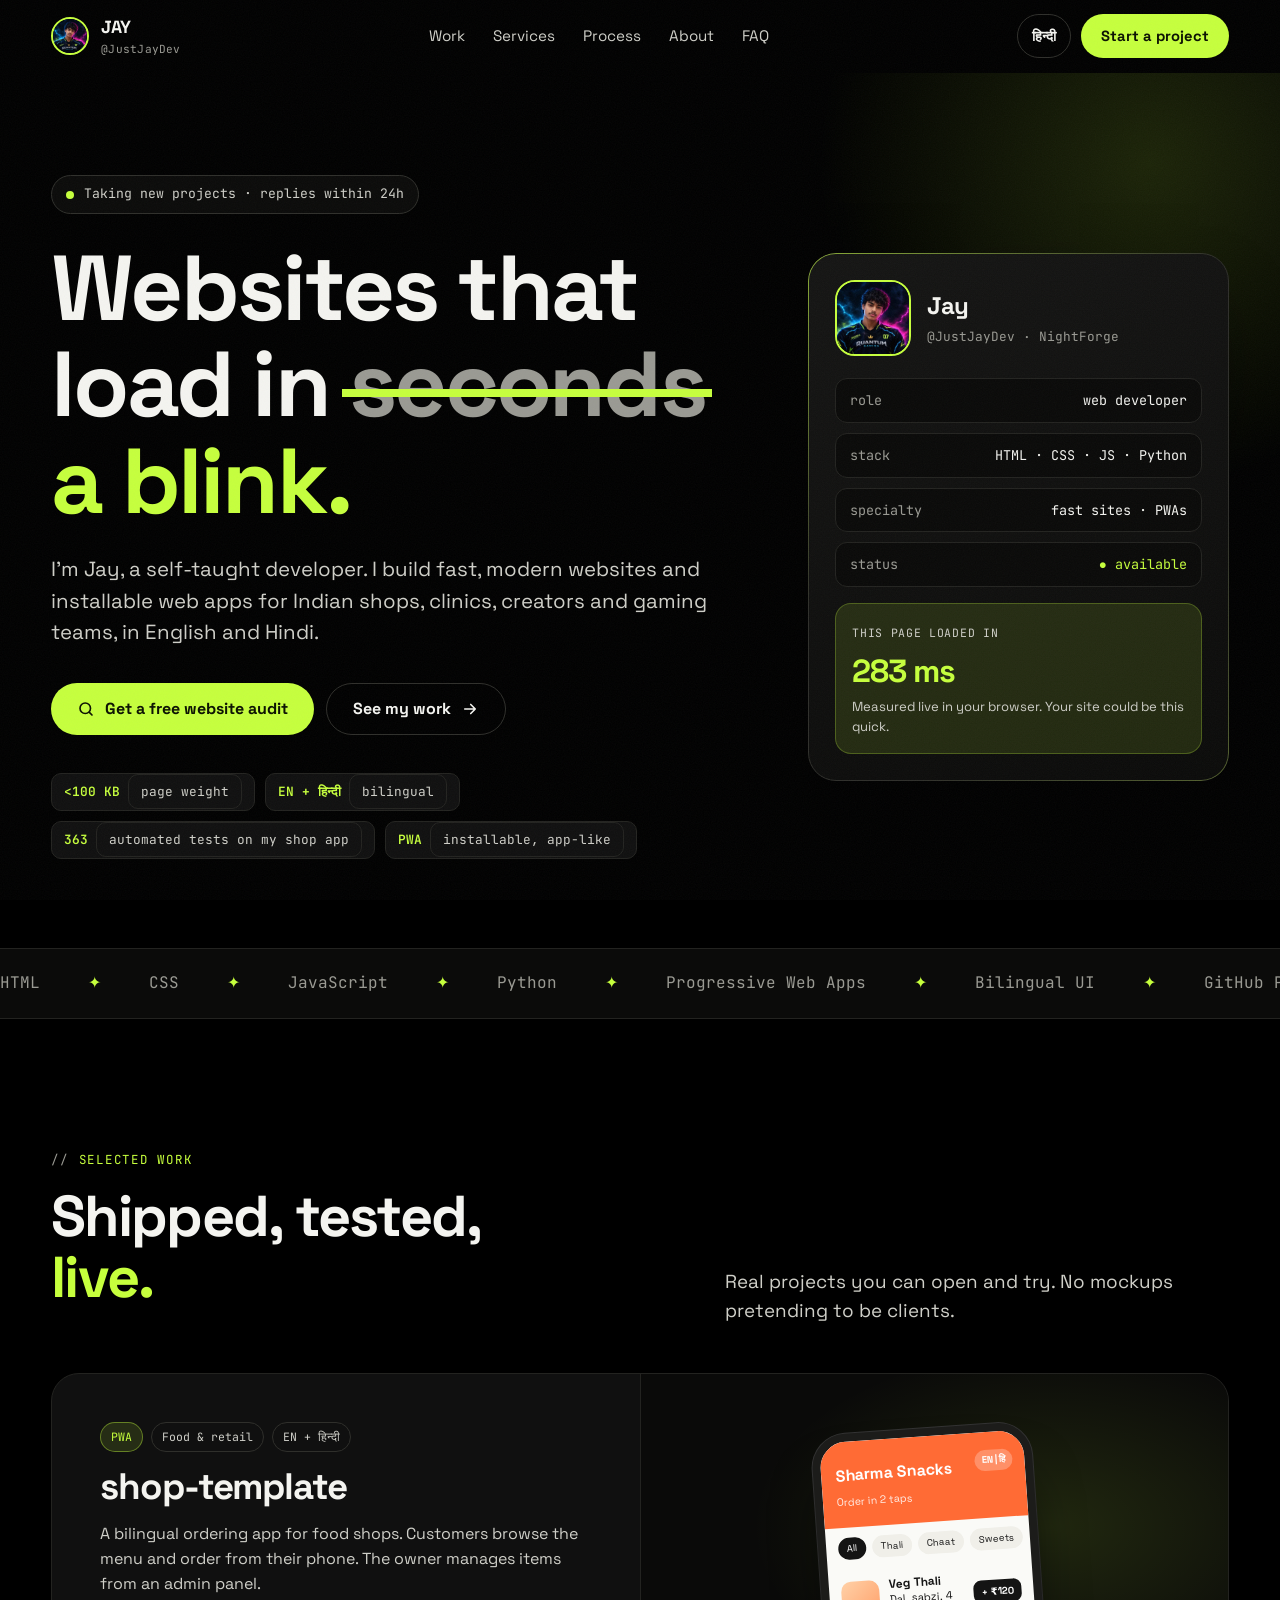
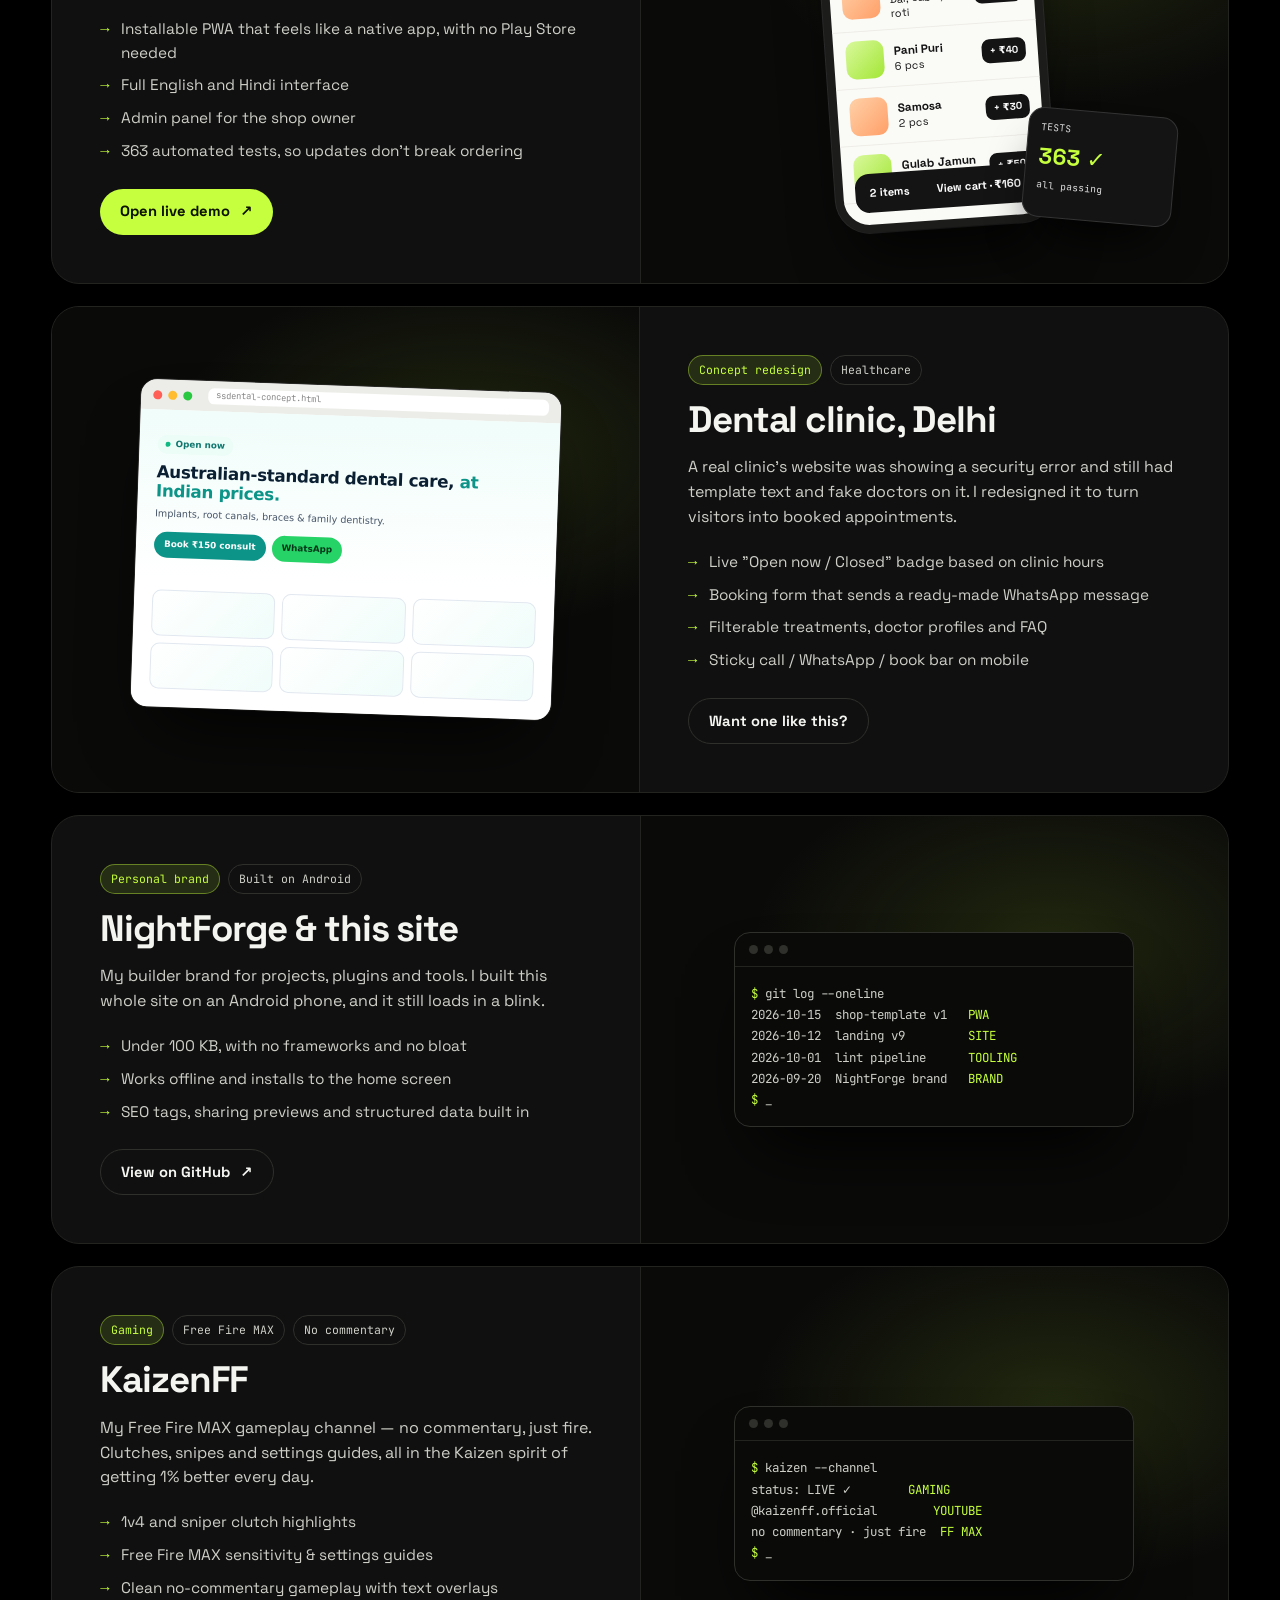
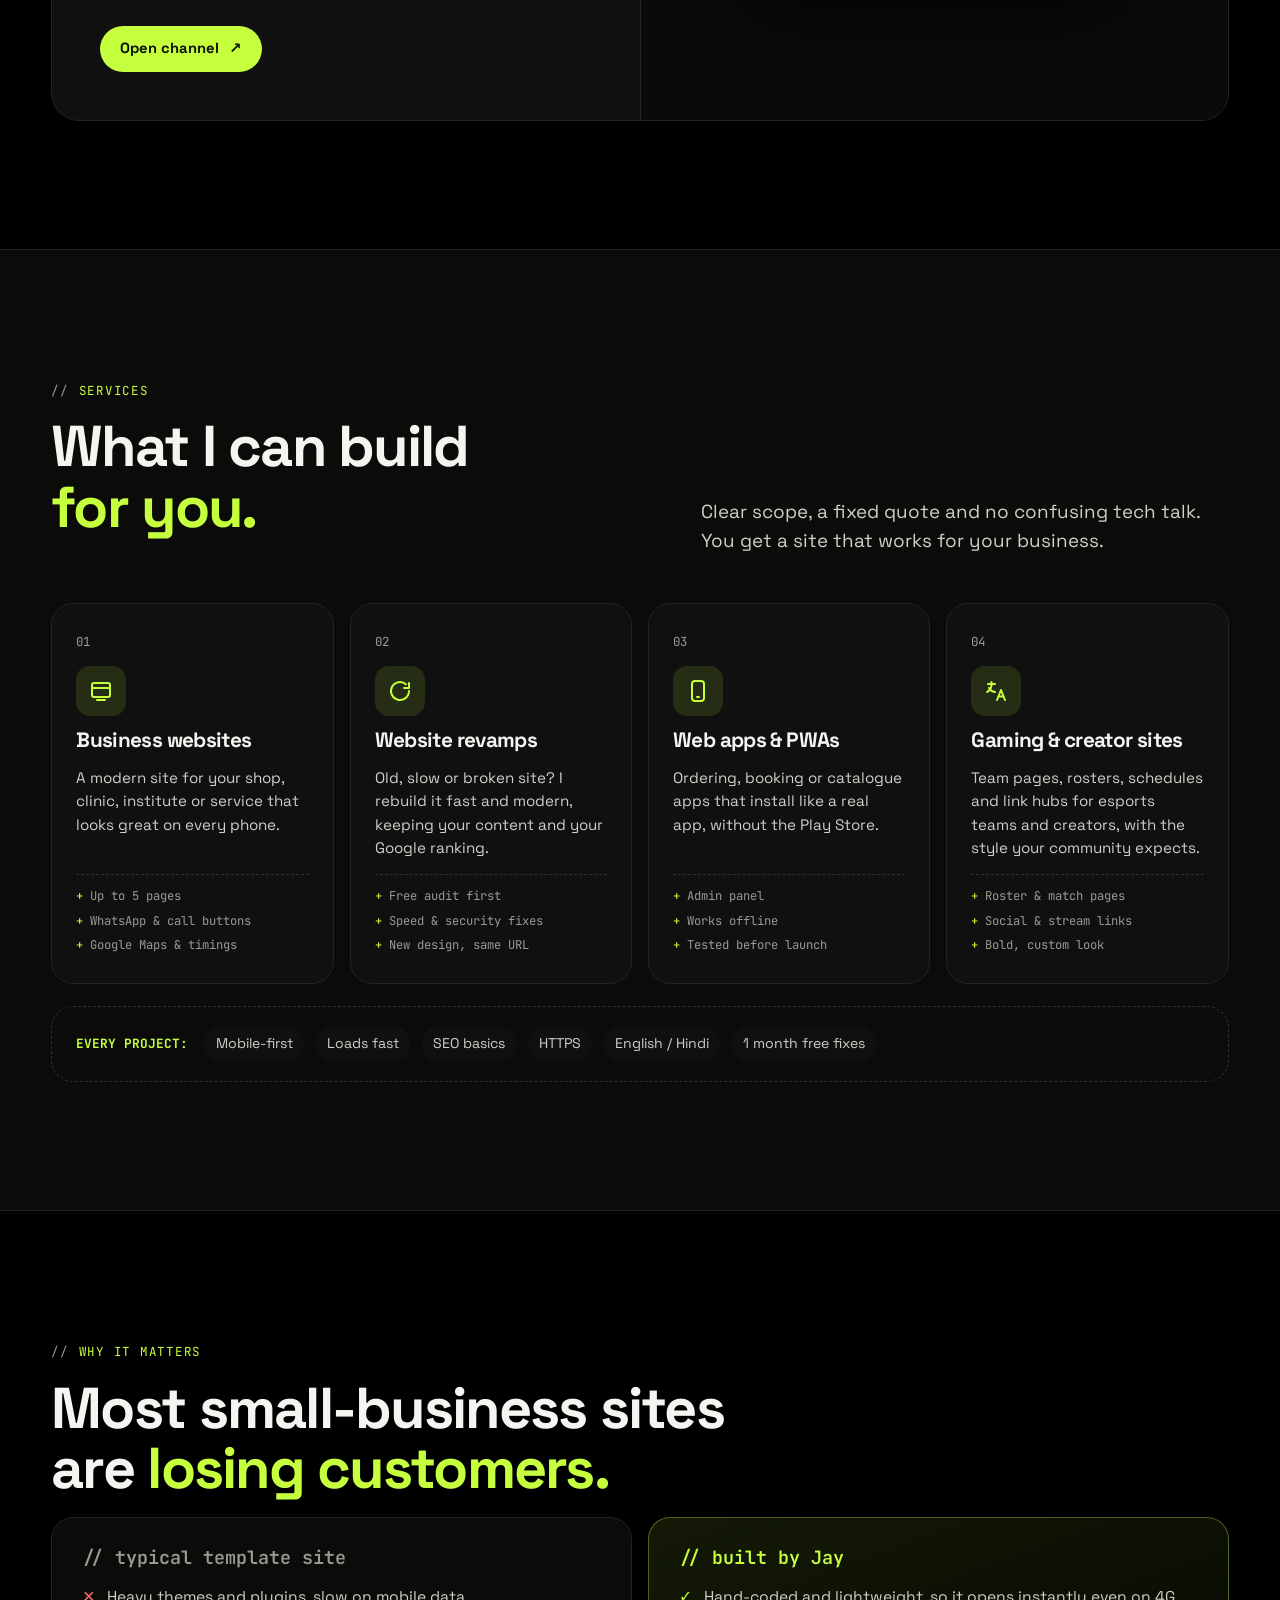
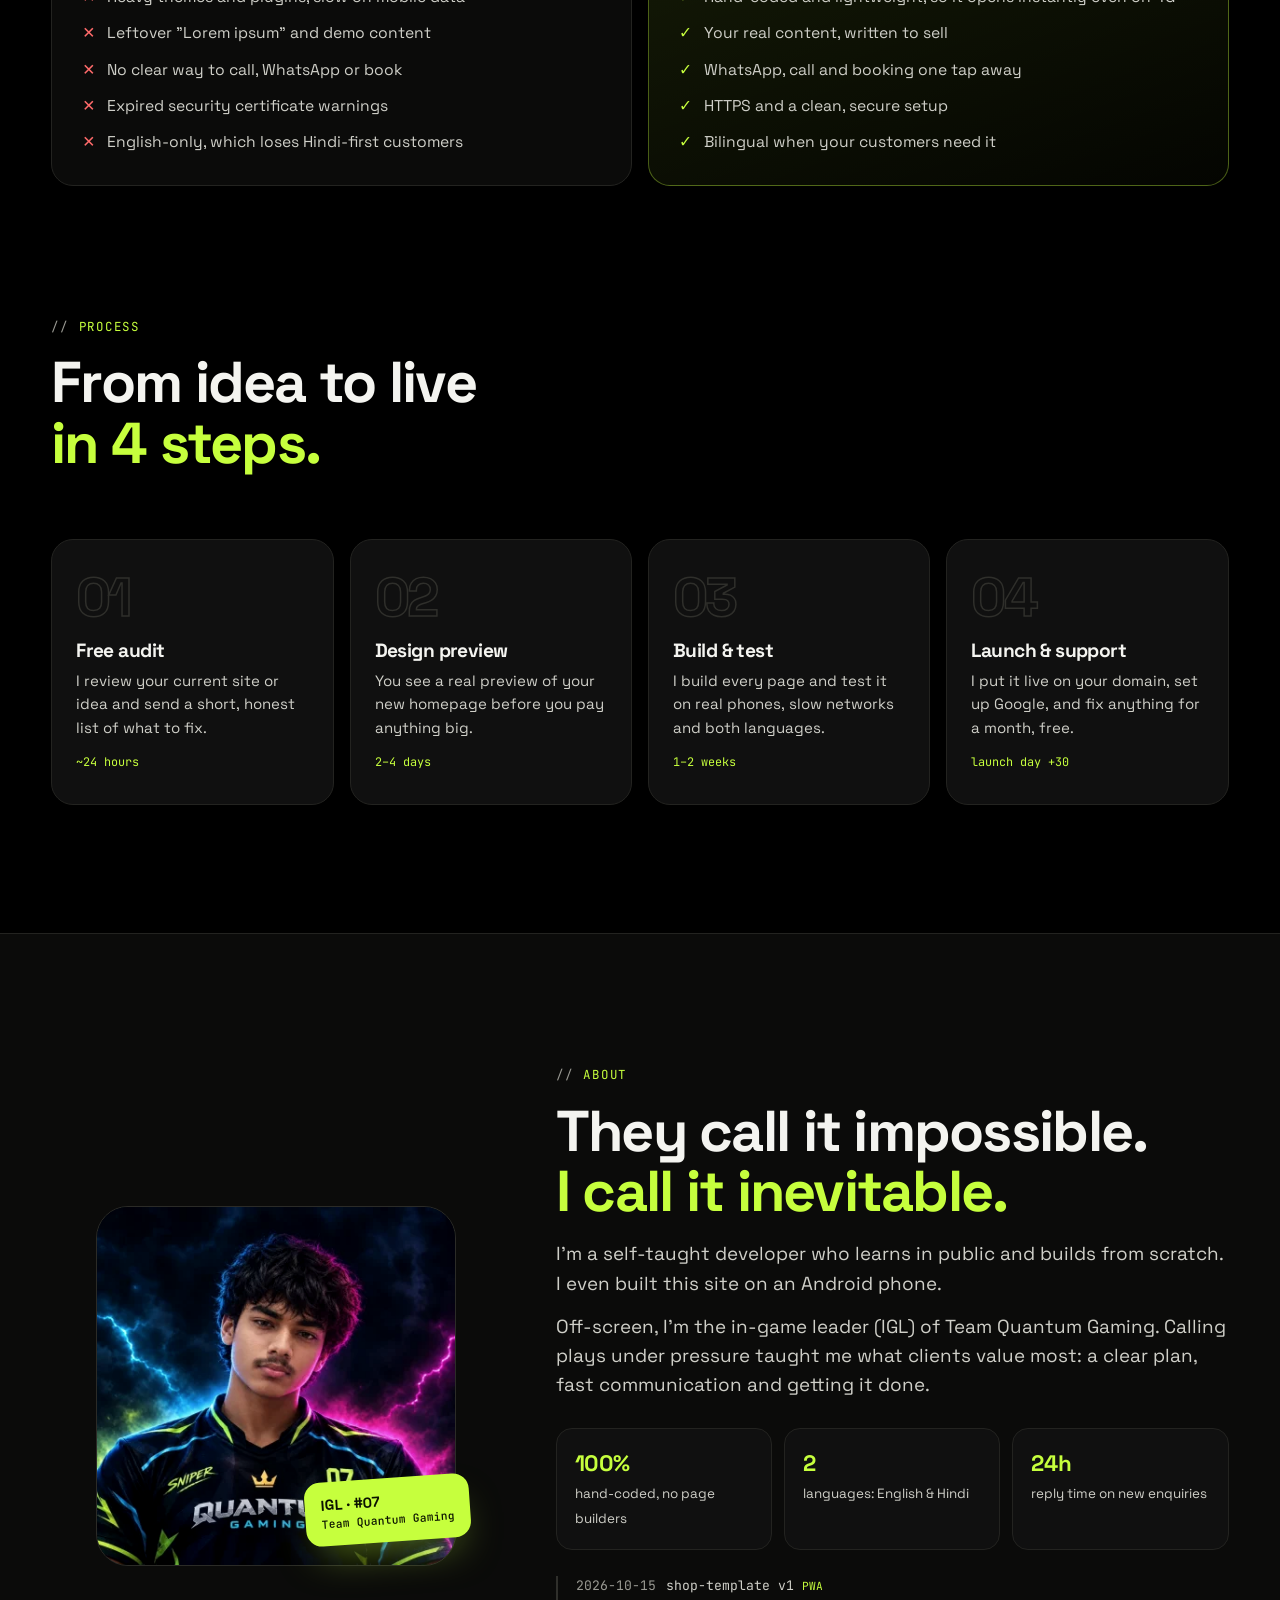
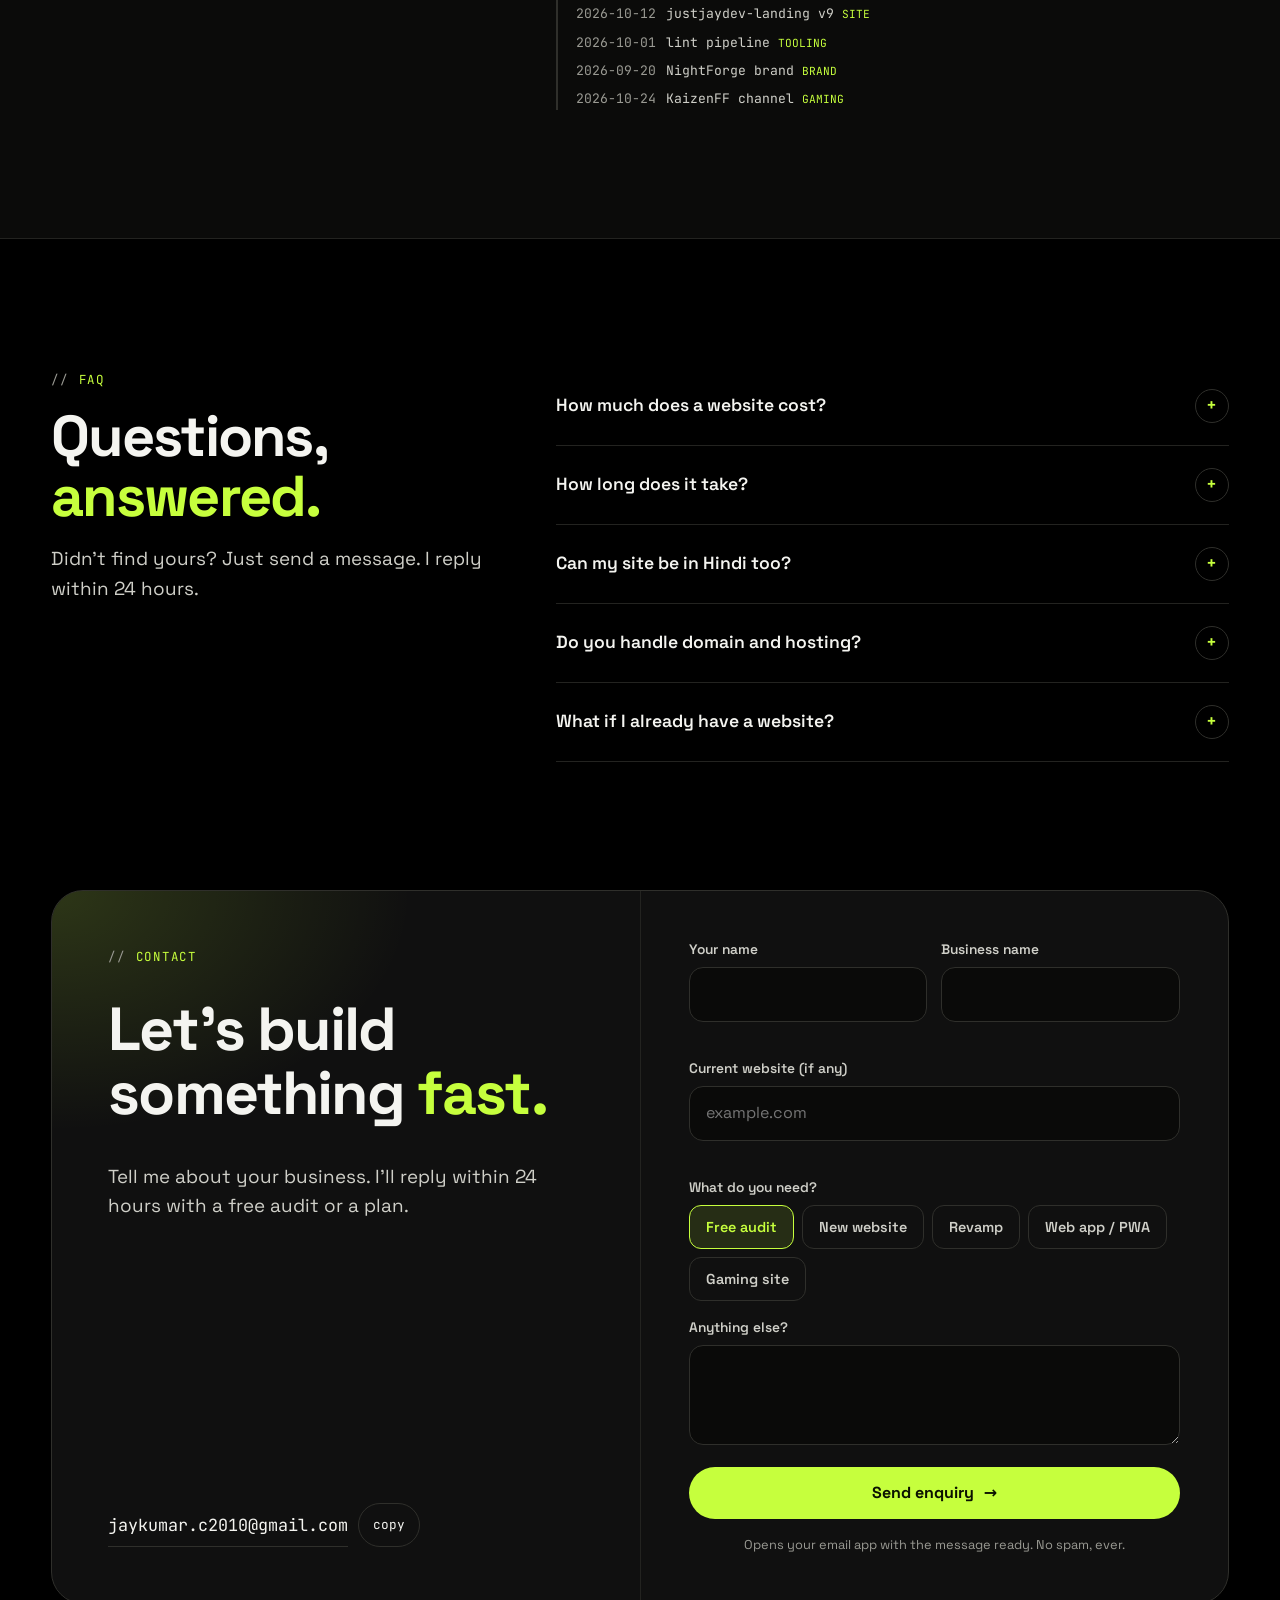
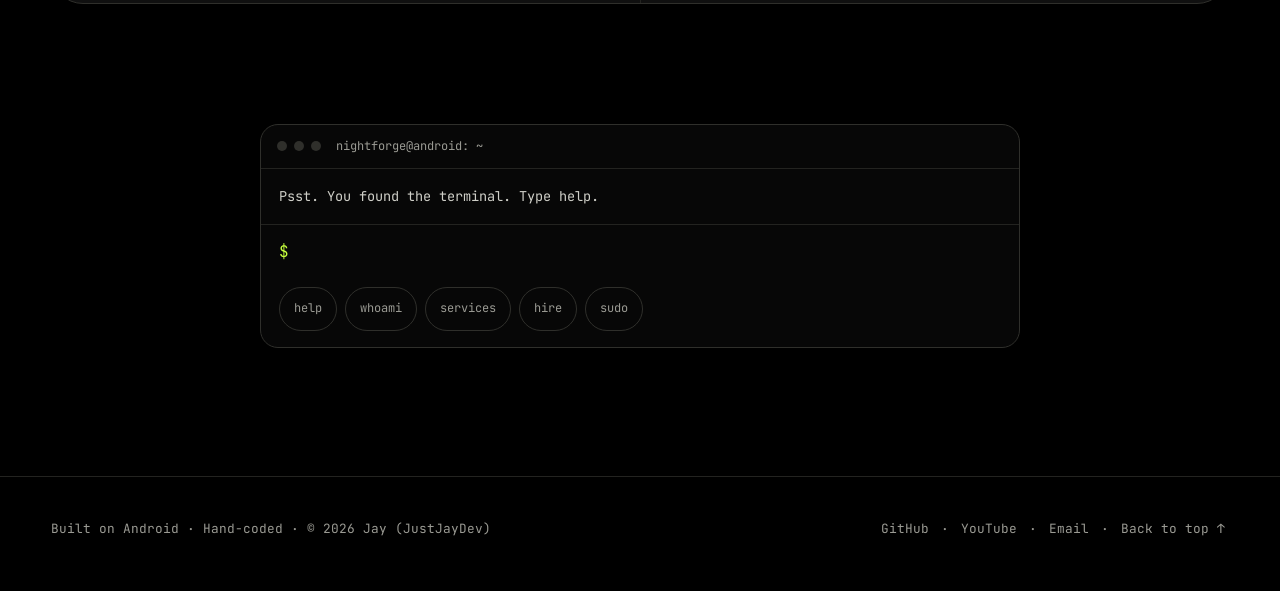
<file: index.html>
<!DOCTYPE html>
<html lang="en">
<head>
<meta charset="utf-8">
<meta name="viewport" content="width=device-width, initial-scale=1, viewport-fit=cover">
<title>JustJayDev · Fast websites, PWAs for Indian businesses</title>
<meta name="description" content="JustJayDev builds fast, modern websites, revamps and installable PWAs for Indian shops, clinics and creators — in English and Hindi. Free audit.">
<meta name="theme-color" content="#000000">
<meta name="color-scheme" content="dark">
<meta name="author" content="Jay (JustJayDev)">
<link rel="canonical" href="https://nightforgeio.github.io/justjaydev-landing/">
<meta name="google-site-verification" content="yxH_HOX5ByYovZ9krFg23hR9YTv7EMusiC01OondrV4">

<meta property="og:type" content="website">
<meta property="og:locale" content="en_IN">
<meta property="og:locale:alternate" content="hi_IN">
<meta property="og:site_name" content="Jay (JustJayDev)">
<meta property="og:title" content="Jay (JustJayDev) · Fast, modern websites">
<meta property="og:description" content="Websites, revamps and web apps for Indian businesses. Free website audit.">
<meta property="og:url" content="https://nightforgeio.github.io/justjaydev-landing/">
<meta property="og:image" content="https://nightforgeio.github.io/justjaydev-landing/assets/share.jpg">
<meta property="og:image:width" content="1200">
<meta property="og:image:height" content="630">
<meta property="og:image:alt" content="Jay (JustJayDev) — fast, modern websites">
<meta name="twitter:card" content="summary_large_image">
<meta name="twitter:title" content="Jay (JustJayDev) · Fast, modern websites">
<meta name="twitter:description" content="Websites, revamps and web apps for Indian businesses. Free website audit.">
<meta name="twitter:image" content="https://nightforgeio.github.io/justjaydev-landing/assets/share.jpg">

<link rel="icon" type="image/png" sizes="32x32" href="assets/icon-32.png">
<link rel="icon" type="image/png" sizes="512x512" href="assets/icon-512.png">
<link rel="apple-touch-icon" sizes="180x180" href="assets/apple-touch-icon.png">
<meta name="mobile-web-app-capable" content="yes">
<meta name="apple-mobile-web-app-capable" content="yes">
<meta name="apple-mobile-web-app-status-bar-style" content="black-translucent">
<meta name="apple-mobile-web-app-title" content="JustJayDev">
<link rel="manifest" href="manifest.json">

<script type="application/ld+json">{"@context":"https://schema.org","@type":"Person","name":"Jay","alternateName":"JustJayDev","url":"https://nightforgeio.github.io/justjaydev-landing/","jobTitle":"Web Developer","email":"jaykumar.c2010@gmail.com","knowsAbout":["Web development","Progressive Web Apps","JavaScript","Python","SEO"],"knowsLanguage":["en","hi"],"sameAs":["https://github.com/nightforgeio","https://www.youtube.com/@kaizenff.official"],"description":"Self-taught developer building fast, modern websites and installable web apps for Indian businesses, in English and Hindi. Free website audit."}</script>

<script>document.documentElement.classList.add('js');</script>
<link rel="preload" as="font" type="font/woff2" href="fonts/space-grotesk-var.woff2" crossorigin>
<link rel="preload" as="font" type="font/woff2" href="fonts/jetbrains-mono-var.woff2" crossorigin>
<link rel="preload" as="image" href="assets/jay.webp">
<link rel="stylesheet" href="css/style.css">
<noscript><style>.rv{opacity:1!important;transform:none!important}</style></noscript>
</head>
<body>


<a class="skip" href="#work" data-i18n="skip">Skip to my work</a>
<div class="grain" aria-hidden="true"></div>
<div class="progress" id="progress" aria-hidden="true"></div>

<header class="nav" id="nav">
  <div class="wrap nav-in">
    <a class="logo" href="#top" aria-label="Jay, JustJayDev, home">
      <img src="assets/jay.webp" alt="" width="38" height="38">
      <span>JAY<small>@JustJayDev</small></span>
    </a>
    <nav class="links" aria-label="Main">
      <a href="#work" data-i18n="nWork">Work</a>
      <a href="#services" data-i18n="nServices">Services</a>
      <a href="#process" data-i18n="nProcess">Process</a>
      <a href="#about" data-i18n="nAbout">About</a>
      <a href="#faq" data-i18n="nFaq">FAQ</a>
    </nav>
    <div class="nav-r">
      <button class="lang" id="langBtn" type="button" aria-label="Switch language to Hindi">हिन्दी</button>
      <a class="btn btn-accent" href="#contact" data-i18n="ctaStart">Start a project</a>
      <button class="burger" id="burger" type="button" aria-label="Open menu" aria-expanded="false" aria-controls="mmenu"><span></span><span></span><span></span></button>
    </div>
  </div>
  <div class="mmenu" id="mmenu">
    <a href="#work" data-i18n="nWork">Work</a>
    <a href="#services" data-i18n="nServices">Services</a>
    <a href="#process" data-i18n="nProcess">Process</a>
    <a href="#about" data-i18n="nAbout">About</a>
    <a href="#faq" data-i18n="nFaq">FAQ</a>
    <a href="#contact" style="color:var(--accent)" data-i18n="ctaStartArrow">Start a project →</a>
  </div>
</header>

<main id="top">

<!-- HERO -->
<section class="hero">
  <div class="wrap hero-g">
    <div>
      <span class="avail rv"><i></i><span data-i18n="avail">Taking new projects · replies within 24h</span></span>
      <h1 class="rv hero-h" data-i18n-html="heroH">Websites that load in <span class="strike">seconds</span> <span class="hl">a blink.</span></h1>
      <p class="lead rv" data-i18n="heroP">I'm Jay, a self-taught developer. I build fast, modern websites and installable web apps for Indian shops, clinics, creators and gaming teams, in English and Hindi.</p>
      <div class="hero-cta rv">
        <a class="btn btn-accent" href="#contact"><svg viewBox="0 0 24 24" fill="none" stroke="currentColor" stroke-width="2.2" stroke-linecap="round" stroke-linejoin="round"><circle cx="11" cy="11" r="7"/><path d="m20 20-3.5-3.5"/></svg><span data-i18n="ctaAudit">Get a free website audit</span></a>
        <a class="btn btn-line" href="#work"><span data-i18n="ctaWork">See my work</span><svg viewBox="0 0 24 24" fill="none" stroke="currentColor" stroke-width="2.2" stroke-linecap="round" stroke-linejoin="round"><path d="M5 12h14M13 6l6 6-6 6"/></svg></a>
      </div>
      <div class="proof rv">
        <span><b>&lt;100 KB</b> <span data-i18n="pr1">page weight</span></span>
        <span><b>EN + हिन्दी</b> <span data-i18n="pr2">bilingual</span></span>
        <span><b>363</b> <span data-i18n="pr3">automated tests on my shop app</span></span>
        <span><b>PWA</b> <span data-i18n="pr4">installable, app-like</span></span>
      </div>
    </div>

    <aside class="idcard rv" aria-label="Quick facts about Jay">
      <div class="id-top">
        <img src="assets/jay.webp" alt="Jay (JustJayDev)" width="76" height="76">
        <div><b>Jay</b><span>@JustJayDev · NightForge</span></div>
      </div>
      <dl class="id-rows">
        <div><dt data-i18n="idRole">role</dt><dd data-i18n="idRoleV">web developer</dd></div>
        <div><dt data-i18n="idStack">stack</dt><dd>HTML · CSS · JS · Python</dd></div>
        <div><dt data-i18n="idSpec">specialty</dt><dd data-i18n="idSpecV">fast sites · PWAs</dd></div>
        <div><dt data-i18n="idStatus">status</dt><dd class="acc" data-i18n="idStatusV">● available</dd></div>
      </dl>
      <div class="speed" id="speedBox">
        <small data-i18n="spLbl">This page loaded in</small>
        <b id="speedVal">fast</b>
        <p data-i18n="spNote">Measured live in your browser. Your site could be this quick.</p>
      </div>
    </aside>
  </div>
</section>

<div class="marq" aria-hidden="true">
  <div class="marq-t">
    <span>HTML</span><span>CSS</span><span>JavaScript</span><span>Python</span><span>Progressive Web Apps</span><span>Bilingual UI</span><span>GitHub Pages</span><span>Shell automation</span><span>Git</span><span>Automated testing</span>
    <span>HTML</span><span>CSS</span><span>JavaScript</span><span>Python</span><span>Progressive Web Apps</span><span>Bilingual UI</span><span>GitHub Pages</span><span>Shell automation</span><span>Git</span><span>Automated testing</span>
  </div>
</div>

<!-- WORK -->
<section id="work">
  <div class="wrap">
    <div class="head">
      <div>
        <span class="kicker rv" data-i18n="kWork">Selected work</span>
        <h2 class="rv" data-i18n-html="workH">Shipped, tested,<br><span class="hl">live.</span></h2>
      </div>
      <p class="lead rv" style="max-width:42ch" data-i18n="workP">Real projects you can open and try. No mockups pretending to be clients.</p>
    </div>

    <div class="work">
      <article class="case rv">
        <div class="case-txt">
          <div class="case-meta"><span class="tag acc">PWA</span><span class="tag" data-i18n="tFood">Food &amp; retail</span><span class="tag">EN + हिन्दी</span></div>
          <h3>shop-template</h3>
          <p data-i18n="c1P">A bilingual ordering app for food shops. Customers browse the menu and order from their phone. The owner manages items from an admin panel.</p>
          <ul>
            <li data-i18n="c1a">Installable PWA that feels like a native app, with no Play Store needed</li>
            <li data-i18n="c1b">Full English and Hindi interface</li>
            <li data-i18n="c1c">Admin panel for the shop owner</li>
            <li data-i18n="c1d">363 automated tests, so updates don't break ordering</li>
          </ul>
          <div class="btns">
            <a class="btn btn-accent" href="https://nightforgeio.github.io/shop-template/" target="_blank" rel="noopener"><span data-i18n="live">Open live demo</span> ↗</a>
          </div>
        </div>
        <div class="case-vis" aria-hidden="true">
          <div class="phone">
            <div class="ph-top"><b>Sharma Snacks</b><small>Order in 2 taps</small><span class="ph-lang">EN | हि</span></div>
            <div class="ph-cats"><span class="on">All</span><span>Thali</span><span>Chaat</span><span>Sweets</span></div>
            <div class="item"><i></i><div><b>Veg Thali</b>Dal, sabzi, 4 roti</div><em>+ ₹120</em></div>
            <div class="item"><i></i><div><b>Pani Puri</b>6 pcs</div><em>+ ₹40</em></div>
            <div class="item"><i></i><div><b>Samosa</b>2 pcs</div><em>+ ₹30</em></div>
            <div class="item"><i></i><div><b>Gulab Jamun</b>2 pcs</div><em>+ ₹50</em></div>
            <div class="ph-cart"><span>2 items</span><span>View cart · ₹160</span></div>
          </div>
          <div class="phone2">TESTS<b>363 ✓</b>all passing</div>
        </div>
      </article>

      <article class="case rev rv">
        <div class="case-txt">
          <div class="case-meta"><span class="tag acc" data-i18n="tConcept">Concept redesign</span><span class="tag" data-i18n="tHealth">Healthcare</span></div>
          <h3 data-i18n="c2H">Dental clinic, Delhi</h3>
          <p data-i18n="c2P">A real clinic's website was showing a security error and still had template text and fake doctors on it. I redesigned it to turn visitors into booked appointments.</p>
          <ul>
            <li data-i18n="c2a">Live "Open now / Closed" badge based on clinic hours</li>
            <li data-i18n="c2b">Booking form that sends a ready-made WhatsApp message</li>
            <li data-i18n="c2c">Filterable treatments, doctor profiles and FAQ</li>
            <li data-i18n="c2d">Sticky call / WhatsApp / book bar on mobile</li>
          </ul>
          <div class="btns"><a class="btn btn-line" href="#contact" data-i18n="c2Btn">Want one like this?</a></div>
        </div>
        <div class="case-vis" aria-hidden="true">
          <div class="browser">
            <div class="bar"><i></i><i></i><i></i><span>ssdental-concept.html</span></div>
            <div class="b-hero"><span class="b-chip">Open now</span><b>Australian-standard dental care, <em>at Indian prices.</em></b><p>Implants, root canals, braces &amp; family dentistry.</p><div class="b-btns"><span>Book ₹150 consult</span><span>WhatsApp</span></div></div>
            <div class="b-grid"><div></div><div></div><div></div><div></div><div></div><div></div></div>
          </div>
        </div>
      </article>

      <article class="case rv">
        <div class="case-txt">
          <div class="case-meta"><span class="tag acc" data-i18n="tBrand">Personal brand</span><span class="tag" data-i18n="tAndroid">Built on Android</span></div>
          <h3>NightForge &amp; this site</h3>
          <p data-i18n="c3P">My builder brand for projects, plugins and tools. I built this whole site on an Android phone, and it still loads in a blink.</p>
          <ul>
            <li data-i18n="c3a">Under 100 KB, with no frameworks and no bloat</li>
            <li data-i18n="c3b">Works offline and installs to the home screen</li>
            <li data-i18n="c3c">SEO tags, sharing previews and structured data built in</li>
          </ul>
          <div class="btns"><a class="btn btn-line" href="https://github.com/nightforgeio" target="_blank" rel="noopener"><span data-i18n="gh">View on GitHub</span> ↗</a></div>
        </div>
        <div class="case-vis" aria-hidden="true">
          <div class="tmock"><div class="bar"><i></i><i></i><i></i></div><pre><span class="g">$</span> git log --oneline
2026-10-15  shop-template v1   <span class="g">PWA</span>
2026-10-12  landing v9         <span class="g">SITE</span>
2026-10-01  lint pipeline      <span class="g">TOOLING</span>
2026-09-20  NightForge brand   <span class="g">BRAND</span>
<span class="g">$</span> _</pre></div>
        </div>
      </article>
      <article class="case rv">
        <div class="case-txt">
          <div class="case-meta"><span class="tag acc" data-i18n="tGame">Gaming</span><span class="tag" data-i18n="tFF">Free Fire MAX</span><span class="tag" data-i18n="tNoVoice">No commentary</span></div>
          <h3>KaizenFF</h3>
          <p data-i18n="c4P">My Free Fire MAX gameplay channel — no commentary, just fire. Clutches, snipes and settings guides, all in the Kaizen spirit of getting 1% better every day.</p>
          <ul>
            <li data-i18n="c4a">1v4 and sniper clutch highlights</li>
            <li data-i18n="c4b">Free Fire MAX sensitivity &amp; settings guides</li>
            <li data-i18n="c4c">Clean no-commentary gameplay with text overlays</li>
          </ul>
          <div class="btns"><a class="btn btn-accent" href="https://www.youtube.com/@kaizenff.official" target="_blank" rel="noopener"><span data-i18n="c4Btn">Open channel</span> ↗</a></div>
        </div>
        <div class="case-vis" aria-hidden="true">
          <div class="tmock"><div class="bar"><i></i><i></i><i></i></div><pre><span class="g">$</span> kaizen --channel
status: LIVE ✓        <span class="g">GAMING</span>
@kaizenff.official        <span class="g">YOUTUBE</span>
no commentary · just fire  <span class="g">FF MAX</span>
<span class="g">$</span> _</pre></div>
        </div>
      </article>
    </div>
  </div>
</section>

<!-- SERVICES -->
<section id="services" style="background:var(--bg-2);border-block:1px solid var(--line)">
  <div class="wrap">
    <div class="head">
      <div>
        <span class="kicker rv" data-i18n="kSvc">Services</span>
        <h2 class="rv" data-i18n-html="svcH">What I can build<br><span class="hl">for you.</span></h2>
      </div>
      <p class="lead rv" style="max-width:44ch" data-i18n="svcP">Clear scope, a fixed quote and no confusing tech talk. You get a site that works for your business.</p>
    </div>
    <div class="svc-g">
      <article class="svc rv"><span class="n">01</span><div class="ic"><svg viewBox="0 0 24 24" fill="none" stroke="currentColor" stroke-width="2" stroke-linecap="round" stroke-linejoin="round"><rect x="3" y="4" width="18" height="14" rx="2"/><path d="M3 9h18M8 21h8"/></svg></div><h3 data-i18n="s1H">Business websites</h3><p data-i18n="s1P">A modern site for your shop, clinic, institute or service that looks great on every phone.</p><ul><li data-i18n="s1a">Up to 5 pages</li><li data-i18n="s1b">WhatsApp &amp; call buttons</li><li data-i18n="s1c">Google Maps &amp; timings</li></ul></article>
      <article class="svc rv"><span class="n">02</span><div class="ic"><svg viewBox="0 0 24 24" fill="none" stroke="currentColor" stroke-width="2" stroke-linecap="round" stroke-linejoin="round"><path d="M21 12a9 9 0 1 1-3-6.7"/><path d="M21 4v5h-5"/></svg></div><h3 data-i18n="s2H">Website revamps</h3><p data-i18n="s2P">Old, slow or broken site? I rebuild it fast and modern, keeping your content and your Google ranking.</p><ul><li data-i18n="s2a">Free audit first</li><li data-i18n="s2b">Speed &amp; security fixes</li><li data-i18n="s2c">New design, same URL</li></ul></article>
      <article class="svc rv"><span class="n">03</span><div class="ic"><svg viewBox="0 0 24 24" fill="none" stroke="currentColor" stroke-width="2" stroke-linecap="round" stroke-linejoin="round"><rect x="6" y="2" width="12" height="20" rx="3"/><path d="M11 18h2"/></svg></div><h3 data-i18n="s3H">Web apps &amp; PWAs</h3><p data-i18n="s3P">Ordering, booking or catalogue apps that install like a real app, without the Play Store.</p><ul><li data-i18n="s3a">Admin panel</li><li data-i18n="s3b">Works offline</li><li data-i18n="s3c">Tested before launch</li></ul></article>
      <article class="svc rv"><span class="n">04</span><div class="ic"><svg viewBox="0 0 24 24" fill="none" stroke="currentColor" stroke-width="2" stroke-linecap="round" stroke-linejoin="round"><path d="M4 5h7M7.5 3v2c0 4-2 7-4.5 8"/><path d="M5 9c1 2 3 3.5 6 4"/><path d="M13 21l4-10 4 10M14.5 17.5h5"/></svg></div><h3 data-i18n="s4H">Gaming &amp; creator sites</h3><p data-i18n="s4P">Team pages, rosters, schedules and link hubs for esports teams and creators, with the style your community expects.</p><ul><li data-i18n="s4a">Roster &amp; match pages</li><li data-i18n="s4b">Social &amp; stream links</li><li data-i18n="s4c">Bold, custom look</li></ul></article>
    </div>
    <div class="incl rv"><b data-i18n="inclLbl">EVERY PROJECT:</b><span data-i18n="i1">Mobile-first</span><span data-i18n="i2">Loads fast</span><span data-i18n="i3">SEO basics</span><span data-i18n="i4">HTTPS</span><span data-i18n="i5">English / Hindi</span><span data-i18n="i6">1 month free fixes</span></div>
  </div>
</section>

<!-- COMPARE -->
<section id="why">
  <div class="wrap">
    <span class="kicker rv" data-i18n="kWhy">Why it matters</span>
    <h2 class="rv" data-i18n-html="whyH">Most small-business sites<br>are <span class="hl">losing customers.</span></h2>
    <div class="cmp">
      <div class="cmp-col bad rv"><h3 data-i18n="badH">// typical template site</h3><ul>
        <li data-i18n="b1">Heavy themes and plugins, slow on mobile data</li>
        <li data-i18n="b2">Leftover "Lorem ipsum" and demo content</li>
        <li data-i18n="b3">No clear way to call, WhatsApp or book</li>
        <li data-i18n="b4">Expired security certificate warnings</li>
        <li data-i18n="b5">English-only, which loses Hindi-first customers</li></ul></div>
      <div class="cmp-col good rv"><h3 data-i18n="goodH">// built by Jay</h3><ul>
        <li data-i18n="g1">Hand-coded and lightweight, so it opens instantly even on 4G</li>
        <li data-i18n="g2">Your real content, written to sell</li>
        <li data-i18n="g3">WhatsApp, call and booking one tap away</li>
        <li data-i18n="g4">HTTPS and a clean, secure setup</li>
        <li data-i18n="g5">Bilingual when your customers need it</li></ul></div>
    </div>
  </div>
</section>

<!-- PROCESS -->
<section id="process" style="padding-top:0">
  <div class="wrap">
    <div class="head">
      <div>
        <span class="kicker rv" data-i18n="kProc">Process</span>
        <h2 class="rv" data-i18n-html="procH">From idea to live<br><span class="hl">in 4 steps.</span></h2>
      </div>
    </div>
    <div class="steps">
      <div class="step rv"><div class="num">01</div><h3 data-i18n="p1H">Free audit</h3><p data-i18n="p1P">I review your current site or idea and send a short, honest list of what to fix.</p><span class="time" data-i18n="p1T">~24 hours</span></div>
      <div class="step rv"><div class="num">02</div><h3 data-i18n="p2H">Design preview</h3><p data-i18n="p2P">You see a real preview of your new homepage before you pay anything big.</p><span class="time" data-i18n="p2T">2–4 days</span></div>
      <div class="step rv"><div class="num">03</div><h3 data-i18n="p3H">Build &amp; test</h3><p data-i18n="p3P">I build every page and test it on real phones, slow networks and both languages.</p><span class="time" data-i18n="p3T">1–2 weeks</span></div>
      <div class="step rv"><div class="num">04</div><h3 data-i18n="p4H">Launch &amp; support</h3><p data-i18n="p4P">I put it live on your domain, set up Google, and fix anything for a month, free.</p><span class="time" data-i18n="p4T">launch day +30</span></div>
    </div>
  </div>
</section>

<!-- ABOUT -->
<section id="about" style="background:var(--bg-2);border-block:1px solid var(--line)">
  <div class="wrap about-g">
    <div class="about-ph rv">
      <img src="assets/jay.webp" alt="Portrait of Jay" width="360" height="360" loading="lazy">
      <div class="badge">IGL · #07<small>Team Quantum Gaming</small></div>
    </div>
    <div>
      <span class="kicker rv" data-i18n="kAbout">About</span>
      <h2 class="rv" data-i18n-html="aboutH">They call it impossible.<br><span class="hl">I call it inevitable.</span></h2>
      <p class="lead rv" data-i18n="aboutP1">I'm a self-taught developer who learns in public and builds from scratch. I even built this site on an Android phone.</p>
      <p class="lead rv" style="margin-top:14px" data-i18n="aboutP2">Off-screen, I'm the in-game leader (IGL) of Team Quantum Gaming. Calling plays under pressure taught me what clients value most: a clear plan, fast communication and getting it done.</p>
      <div class="facts rv">
        <div class="fact"><b>100%</b><span data-i18n="f1">hand-coded, no page builders</span></div>
        <div class="fact"><b>2</b><span data-i18n="f2">languages: English &amp; Hindi</span></div>
        <div class="fact"><b>24h</b><span data-i18n="f3">reply time on new enquiries</span></div>
      </div>
      <div class="log rv" aria-label="Ship log">
        <div><span>2026-10-15</span>shop-template v1<em>PWA</em></div>
        <div><span>2026-10-12</span>justjaydev-landing v9<em>SITE</em></div>
        <div><span>2026-10-01</span>lint pipeline<em>TOOLING</em></div>
        <div><span>2026-09-20</span>NightForge brand<em>BRAND</em></div>
        <div><span>2026-10-24</span>KaizenFF channel<em>GAMING</em></div>
      </div>
    </div>
  </div>
</section>

<!-- FAQ -->
<section id="faq">
  <div class="wrap faq-g">
    <div>
      <span class="kicker rv" data-i18n="kFaq">FAQ</span>
      <h2 class="rv" data-i18n-html="faqH">Questions,<br><span class="hl">answered.</span></h2>
      <p class="lead rv" data-i18n="faqP">Didn't find yours? Just send a message. I reply within 24 hours.</p>
    </div>
    <div class="rv">
      <details class="q"><summary><span data-i18n="q1">How much does a website cost?</span><i aria-hidden="true">+</i></summary><p data-i18n="a1">It depends on pages and features. After the free audit you get a fixed quote, so there are no surprise bills. Small business sites are designed to be affordable.</p></details>
      <details class="q"><summary><span data-i18n="q2">How long does it take?</span><i aria-hidden="true">+</i></summary><p data-i18n="a2">A typical business site takes 1–2 weeks from approved preview to launch. Web apps with admin panels take longer, and you'll get a clear timeline upfront.</p></details>
      <details class="q"><summary><span data-i18n="q3">Can my site be in Hindi too?</span><i aria-hidden="true">+</i></summary><p data-i18n="a3">Yes. I build bilingual English and Hindi sites with a one-tap language switch, just like this one.</p></details>
      <details class="q"><summary><span data-i18n="q4">Do you handle domain and hosting?</span><i aria-hidden="true">+</i></summary><p data-i18n="a4">Yes. I can set up your domain, free or low-cost hosting and HTTPS, so you don't have to touch anything technical.</p></details>
      <details class="q"><summary><span data-i18n="q5">What if I already have a website?</span><i aria-hidden="true">+</i></summary><p data-i18n="a5">Perfect. Start with the free audit. I'll show you exactly what's slowing it down or losing customers, and whether a fix or a full revamp makes more sense.</p></details>
    </div>
  </div>
</section>

<!-- CONTACT -->
<section id="contact" class="contact" style="padding-top:0">
  <div class="wrap">
    <div class="cbox rv">
      <div class="c-l">
        <span class="kicker" data-i18n="kContact">Contact</span>
        <h2 data-i18n-html="cH">Let's build<br>something <span class="hl">fast.</span></h2>
        <p class="lead" data-i18n="cP">Tell me about your business. I'll reply within 24 hours with a free audit or a plan.</p>
        <div class="mail"><a href="mailto:jaykumar.c2010@gmail.com" id="mailLink">jaykumar.c2010@gmail.com</a><button class="copy" id="copyBtn" type="button" data-i18n="copy">copy</button></div>
      </div>
      <form class="cf" id="cf" novalidate>
        <div class="row2">
          <div class="fld"><label for="cName" data-i18n="fName">Your name</label><input id="cName" autocomplete="name"><span class="err" aria-live="polite"></span></div>
          <div class="fld"><label for="cBiz" data-i18n="fBiz">Business name</label><input id="cBiz" autocomplete="organization"><span class="err" aria-live="polite"></span></div>
        </div>
        <div class="fld"><label for="cSite" data-i18n="fSite">Current website (if any)</label><input id="cSite" inputmode="url" placeholder="example.com"><span class="err" aria-live="polite"></span></div>
        <div class="fld"><span class="lbl" id="needLbl" data-i18n="fNeed">What do you need?</span>
          <div class="chips" role="group" aria-labelledby="needLbl" id="needChips">
            <button type="button" class="chip" aria-pressed="true" data-v="Free audit" data-i18n="ch1">Free audit</button>
            <button type="button" class="chip" aria-pressed="false" data-v="New website" data-i18n="ch2">New website</button>
            <button type="button" class="chip" aria-pressed="false" data-v="Revamp" data-i18n="ch3">Revamp</button>
            <button type="button" class="chip" aria-pressed="false" data-v="Web app / PWA" data-i18n="ch4">Web app / PWA</button>
            <button type="button" class="chip" aria-pressed="false" data-v="Gaming / creator site" data-i18n="ch5">Gaming site</button>
          </div>
        </div>
        <div class="fld"><label for="cMsg" data-i18n="fMsg">Anything else?</label><textarea id="cMsg"></textarea></div>
        <button class="btn btn-accent" type="submit"><span data-i18n="fSend">Send enquiry</span> →</button>
        <small id="sendNote" data-i18n="fNote">Opens your email app with the message ready. No spam, ever.</small>
      </form>
      <div class="sent" id="sent" role="status" aria-live="polite" tabindex="-1">
        <div class="ok"><svg viewBox="0 0 24 24" fill="none" stroke="currentColor" stroke-width="3" stroke-linecap="round" stroke-linejoin="round"><path d="M20 6 9 17l-5-5"/></svg></div>
        <h3 data-i18n="sH">Almost there!</h3>
        <p id="sentP"></p>
        <div class="acts"><a class="btn btn-accent" id="sendLink" target="_blank" rel="noopener" data-i18n="sBtn">Send message</a><button class="btn btn-line" type="button" id="editBtn" data-i18n="sEdit">Edit</button></div>
      </div>
    </div>
  </div>
</section>

<!-- TERMINAL EASTER EGG -->
<section class="egg" aria-label="Interactive terminal">
  <div class="wrap">
    <div class="term rv">
      <div class="bar"><i></i><i></i><i></i><span>nightforge@android: ~</span></div>
      <div class="term-body" id="termBody" aria-live="polite"><p class="term-line" data-i18n="tWelcome">Psst. You found the terminal. Type help.</p></div>
      <div class="term-in"><span>$</span><input id="termIn" type="text" autocomplete="off" autocapitalize="off" spellcheck="false" aria-label="Terminal command"></div>
      <div class="term-hint"><button type="button" data-cmd="help">help</button><button type="button" data-cmd="whoami">whoami</button><button type="button" data-cmd="services">services</button><button type="button" data-cmd="hire">hire</button><button type="button" data-cmd="sudo">sudo</button></div>
    </div>
  </div>
</section>

</main>

<footer>
  <div class="wrap foot">
    <span data-i18n="foot">Built on Android · Hand-coded · © <span id="yr">2026</span> Jay (JustJayDev)</span>
    <span><a href="https://github.com/nightforgeio" target="_blank" rel="noopener">GitHub</a> · <a href="https://www.youtube.com/@kaizenff.official" target="_blank" rel="noopener">YouTube</a> · <a href="mailto:jaykumar.c2010@gmail.com">Email</a> · <a href="#top" data-i18n="top">Back to top ↑</a></span>
  </div>
</footer>

<nav class="mbar" id="mbar" aria-label="Quick contact">
  <a href="mailto:jaykumar.c2010@gmail.com" style="border:1.5px solid var(--line-2)" id="mbarAlt"><span data-i18n="mMail">Email</span></a>
  <a href="#contact" style="background:var(--accent);color:var(--accent-ink)" data-i18n="ctaAuditShort">Free audit →</a>
</nav>
<button class="to-top" id="toTop" type="button" aria-label="Back to top" hidden>↑</button>
<script src="js/main.js" defer></script>
</body>
</html>
</file>
<file: css/style.css>
@font-face{font-family:"Space Grotesk";src:url("../fonts/space-grotesk-var.woff2") format("woff2");font-weight:300 700;font-display:swap}
@font-face{font-family:"JetBrains Mono";src:url("../fonts/jetbrains-mono-var.woff2") format("woff2");font-weight:100 800;font-display:swap}
@font-face{font-family:"Noto Sans Devanagari";src:url("../fonts/noto-sans-devanagari.woff2") format("woff2");font-weight:100 900;font-display:swap}
:root{
  --bg:#000;--bg-2:#0b0b0a;--card:#101010;--card-2:#151514;--line:#232320;--line-2:#2f2f2b;
  --fg:#f4f4f0;--fg-2:#cfcfc8;--muted:#9a9a93;--accent:#c6ff3d;--accent-ink:#0b1200;--accent-dim:rgba(198,255,61,.12);
  --font-d:"Space Grotesk",system-ui,-apple-system,"Segoe UI",Roboto,sans-serif;
  --font-m:"JetBrains Mono",ui-monospace,SFMono-Regular,Menlo,Consolas,monospace;
  --font-hi:"Noto Sans Devanagari","Nirmala UI","Mangal",var(--font-d);
  --r:22px;--ease:cubic-bezier(.2,.7,.2,1)
}
*,*::before,*::after{box-sizing:border-box;margin:0;padding:0}
html{scroll-behavior:smooth;-webkit-text-size-adjust:100%;color-scheme:dark}
[id]{scroll-margin-top:88px}
body{background:var(--bg);color:var(--fg);font-family:var(--font-d);line-height:1.55;overflow-x:hidden;-webkit-font-smoothing:antialiased}
html[lang="hi"] body{font-family:var(--font-hi)}
a{color:inherit;text-decoration:none}
button{font:inherit;color:inherit;background:none;border:0;cursor:pointer}
img{display:block;max-width:100%}
.mono{font-family:var(--font-m)}
::selection{background:var(--accent);color:var(--accent-ink)}
:focus-visible{outline:2px solid var(--accent);outline-offset:4px;border-radius:6px}
.skip{position:absolute;left:-9999px;top:12px;z-index:200;background:var(--accent);color:var(--accent-ink);padding:10px 18px;border-radius:8px;font-weight:700}
.skip:focus{left:12px}
.grain{position:fixed;inset:0;z-index:150;pointer-events:none;opacity:.04;background-image:url("data:image/svg+xml,%3Csvg xmlns='http://www.w3.org/2000/svg' width='200' height='200'%3E%3Cfilter id='n'%3E%3CfeTurbulence type='fractalNoise' baseFrequency='0.85' numOctaves='4' stitchTiles='stitch'/%3E%3C/filter%3E%3Crect width='100%25' height='100%25' filter='url(%23n)'/%3E%3C/svg%3E");background-size:200px}
.progress{position:fixed;top:0;left:0;height:2px;width:0;background:linear-gradient(90deg,var(--accent),#ffd166);box-shadow:0 0 12px rgba(198,255,61,.5);z-index:160}
.wrap{width:min(1180px,92%);margin-inline:auto}
section{padding:clamp(72px,10vw,128px) 0;position:relative}
.kicker{font-family:var(--font-m);font-size:.78rem;letter-spacing:.14em;text-transform:uppercase;color:var(--accent);display:inline-flex;gap:10px;align-items:center}
.kicker::before{content:"//";color:var(--muted)}
h1,h2,h3{line-height:1.05;letter-spacing:-.03em;font-weight:700}
h2{font-size:clamp(2.1rem,5vw,3.6rem);margin:14px 0 18px}
.lead{color:var(--fg-2);font-size:clamp(1.02rem,1.6vw,1.18rem);max-width:58ch}
.hl{color:var(--accent)}
.btn{display:inline-flex;align-items:center;justify-content:center;gap:10px;min-height:52px;padding:0 26px;border-radius:999px;font-weight:700;font-size:1rem;transition:transform .2s var(--ease),background .2s,border-color .2s,box-shadow .2s;white-space:nowrap}
.btn svg{width:18px;height:18px}
.btn-accent{background:var(--accent);color:var(--accent-ink);box-shadow:0 0 0 0 rgba(198,255,61,.0);position:relative;overflow:hidden}
.btn-accent::after{content:"";position:absolute;top:0;left:-120%;width:60%;height:100%;background:linear-gradient(100deg,transparent,rgba(255,255,255,.45),transparent);transform:skewX(-20deg);transition:left .6s var(--ease)}
.btn-accent:hover::after{left:140%}
.btn-accent:hover{transform:translateY(-2px);box-shadow:0 14px 40px -12px rgba(198,255,61,.55)}
.btn-line{border:1.5px solid var(--line-2);color:var(--fg)}
.btn-line:hover{border-color:var(--accent);transform:translateY(-2px)}

/* nav */
.nav{position:sticky;top:0;z-index:100;background:rgba(0,0,0,.72);backdrop-filter:blur(14px) saturate(160%);-webkit-backdrop-filter:blur(14px) saturate(160%);border-bottom:1px solid transparent;transition:border-color .3s}
.nav.scrolled{border-bottom-color:var(--line)}
.nav-in{display:flex;align-items:center;justify-content:space-between;height:72px;gap:18px}
.logo{display:flex;align-items:center;gap:12px;font-weight:700;letter-spacing:-.02em;font-size:1.1rem}
.logo img{width:38px;height:38px;border-radius:50%;border:2px solid var(--accent);object-fit:cover}
.logo small{display:block;font-family:var(--font-m);font-weight:400;font-size:.7rem;color:var(--muted);letter-spacing:.02em}
.links{display:flex;gap:28px;font-size:.95rem;color:var(--fg-2)}
.links a{position:relative;display:inline-flex;align-items:center;min-height:44px}
.links a::after{content:"";position:absolute;left:0;bottom:6px;height:2px;width:0;background:var(--accent);transition:width .25s var(--ease)}
.links a:hover,.links a.active{color:var(--fg)}
.links a:hover::after,.links a.active::after{width:100%}
.nav-r{display:flex;align-items:center;gap:10px}
.lang{min-height:44px;min-width:44px;padding:0 14px;border-radius:999px;border:1.5px solid var(--line-2);font-size:.9rem;font-weight:600}
.lang:hover{border-color:var(--accent)}
.nav .btn{min-height:44px;padding:0 20px;font-size:.92rem}
.burger{display:none;width:44px;height:44px;border-radius:12px;border:1.5px solid var(--line-2)}
.burger span{display:block;width:18px;height:2px;background:var(--fg);margin:4px auto;transition:.25s}
.burger[aria-expanded="true"] span:nth-child(1){transform:translateY(6px) rotate(45deg)}
.burger[aria-expanded="true"] span:nth-child(2){opacity:0}
.burger[aria-expanded="true"] span:nth-child(3){transform:translateY(-6px) rotate(-45deg)}
.mmenu{display:none}

/* hero */
.hero{position:relative;padding:clamp(56px,8vw,104px) 0 clamp(56px,7vw,90px);overflow:hidden}
.hero::before{content:"";position:absolute;width:780px;height:780px;right:-260px;top:-300px;border-radius:50%;background:radial-gradient(circle,rgba(198,255,61,.14),transparent 62%);pointer-events:none}
.hero-g{display:grid;grid-template-columns:1.25fr .75fr;gap:56px;align-items:center;position:relative}
.avail{display:inline-flex;align-items:center;gap:10px;font-family:var(--font-m);font-size:.82rem;color:var(--fg-2);border:1px solid var(--line-2);padding:8px 14px;border-radius:999px;background:var(--bg-2)}
.avail i{width:8px;height:8px;border-radius:50%;background:var(--accent);box-shadow:0 0 0 0 rgba(198,255,61,.6);animation:pulse 2s infinite}
@keyframes pulse{0%{box-shadow:0 0 0 0 rgba(198,255,61,.55)}70%{box-shadow:0 0 0 10px rgba(198,255,61,0)}100%{box-shadow:0 0 0 0 rgba(198,255,61,0)}}
.hero h1{font-size:clamp(2.7rem,7.2vw,6rem);margin:26px 0 24px;font-weight:700}
.hero h1 .strike{position:relative;color:var(--muted);white-space:nowrap}
.hero h1 .strike::after{content:"";position:absolute;left:-2%;right:-2%;top:54%;height:.09em;background:var(--accent);transform:scaleX(0);transform-origin:left;transition:transform .7s .35s var(--ease)}.hero-h.in .strike::after{transform:scaleX(1)}
.hero .lead{font-size:clamp(1.08rem,1.8vw,1.28rem)}
.hero-cta{display:flex;flex-wrap:wrap;gap:12px;margin:34px 0 38px}
.proof{display:flex;flex-wrap:wrap;gap:10px}
.proof span{font-family:var(--font-m);font-size:.8rem;color:var(--fg-2);padding:8px 12px;border-radius:10px;background:var(--card);border:1px solid var(--line)}
.proof b{color:var(--accent);font-weight:600}
.idcard{position:relative;background:linear-gradient(160deg,var(--card-2),var(--bg-2));border:1px solid var(--line-2);border-radius:28px;padding:26px;box-shadow:0 40px 80px -30px rgba(0,0,0,.9)}
.idcard::before{content:"";position:absolute;inset:-1px;border-radius:inherit;padding:1px;background:linear-gradient(140deg,rgba(198,255,61,.6),transparent 40%,transparent 70%,rgba(198,255,61,.25));-webkit-mask:linear-gradient(#000 0 0) content-box,linear-gradient(#000 0 0);-webkit-mask-composite:xor;mask-composite:exclude;pointer-events:none}
.id-top{display:flex;gap:16px;align-items:center}
.id-top img{width:76px;height:76px;border-radius:20px;object-fit:cover;border:2px solid var(--accent)}
.id-top b{font-size:1.5rem;letter-spacing:-.02em;display:block}
.id-top span{font-family:var(--font-m);font-size:.8rem;color:var(--muted)}
.id-rows{margin-top:22px;display:grid;gap:10px;font-family:var(--font-m);font-size:.84rem}
.id-rows div{display:flex;justify-content:space-between;gap:12px;padding:11px 14px;border-radius:12px;background:#0a0a09;border:1px solid var(--line)}
.id-rows dt{color:var(--muted)}
.id-rows dd{color:var(--fg);text-align:right}
.id-rows .acc{color:var(--accent)}
.speed{margin-top:16px;padding:16px;border-radius:16px;background:var(--accent-dim);border:1px solid rgba(198,255,61,.25)}
.speed small{font-family:var(--font-m);font-size:.72rem;color:var(--fg-2);letter-spacing:.06em;text-transform:uppercase}
.speed b{display:block;font-size:2rem;color:var(--accent);letter-spacing:-.03em;margin-top:2px}
.speed p{font-size:.82rem;color:var(--fg-2)}

/* marquee */
.marq{border-block:1px solid var(--line);padding:22px 0;overflow:hidden;background:var(--bg-2)}
.marq-t{display:flex;gap:48px;width:max-content;animation:marq 32s linear infinite;font-family:var(--font-m);font-size:1rem;color:var(--muted)}
.marq-t span{display:flex;align-items:center;gap:48px;white-space:nowrap}
.marq-t span::after{content:"✦";color:var(--accent)}
@keyframes marq{to{transform:translateX(-50%)}}

/* work */
.head{display:flex;justify-content:space-between;align-items:flex-end;gap:24px;flex-wrap:wrap;margin-bottom:48px}
.work{display:grid;gap:22px}
.case{display:grid;grid-template-columns:1fr 1fr;gap:0;background:var(--card);border:1px solid var(--line);border-radius:28px;overflow:hidden;transition:border-color .3s,transform .3s var(--ease)}
.case:hover{border-color:var(--line-2);transform:translateY(-3px)}
.case-txt{padding:clamp(28px,4vw,48px);display:flex;flex-direction:column;gap:16px}
.case-meta{display:flex;gap:8px;flex-wrap:wrap}
.tag{font-family:var(--font-m);font-size:.72rem;padding:5px 10px;border-radius:999px;border:1px solid var(--line-2);color:var(--fg-2)}
.tag.acc{border-color:rgba(198,255,61,.4);color:var(--accent);background:var(--accent-dim)}
.case h3{font-size:clamp(1.6rem,3vw,2.3rem)}
.case p{color:var(--fg-2)}
.case ul{list-style:none;display:grid;gap:9px;margin-top:4px}
.case li{display:flex;gap:12px;color:var(--fg-2);font-size:.96rem}
.case li::before{content:"→";color:var(--accent);font-family:var(--font-m)}
.case .btns{display:flex;gap:10px;flex-wrap:wrap;margin-top:auto;padding-top:10px}
.case .btn{min-height:46px;padding:0 20px;font-size:.92rem}
.case-vis{position:relative;min-height:360px;background:radial-gradient(500px 300px at 70% 30%,rgba(198,255,61,.12),transparent 60%),#0a0a09;border-left:1px solid var(--line);display:grid;place-items:center;overflow:hidden;padding:30px}
.case.rev .case-txt{order:2}
.case.rev .case-vis{order:1;border-left:0;border-right:1px solid var(--line)}
/* phone mock */
.phone{width:220px;height:400px;border-radius:34px;background:#fafaf7;border:8px solid #1c1c1a;box-shadow:0 40px 60px -20px rgba(0,0,0,.8),0 0 0 1px #333;overflow:hidden;color:#141414;font-family:var(--font-d);position:relative;transform:rotate(-4deg)}
.phone .ph-top{background:#ff6b35;color:#fff;padding:22px 14px 14px}
.phone .ph-top b{font-size:1rem;display:block}
.phone .ph-top small{font-size:.66rem;opacity:.9}
.phone .ph-lang{position:absolute;top:18px;right:12px;background:rgba(255,255,255,.25);color:#fff;font-size:.6rem;padding:3px 7px;border-radius:999px;font-weight:700}
.phone .ph-cats{display:flex;gap:6px;padding:10px 12px;overflow:hidden}
.phone .ph-cats span{font-size:.6rem;padding:4px 9px;border-radius:999px;background:#f0efe9;white-space:nowrap}
.phone .ph-cats span.on{background:#141414;color:#fff}
.phone .item{display:flex;align-items:center;gap:10px;padding:9px 12px;border-bottom:1px solid #eeede7}
.phone .item i{width:38px;height:38px;border-radius:10px;flex:none;background:linear-gradient(135deg,#ffd1a8,#ff9f68)}
.phone .item:nth-child(even) i{background:linear-gradient(135deg,#d9f99d,#a3e635)}
.phone .item div{flex:1;font-size:.68rem;line-height:1.3}
.phone .item div b{display:block;font-size:.74rem}
.phone .item em{font-style:normal;font-size:.62rem;font-weight:700;background:#141414;color:#fff;padding:4px 8px;border-radius:8px}
.phone .ph-cart{position:absolute;left:12px;right:12px;bottom:12px;background:#141414;color:#fff;border-radius:14px;padding:11px 14px;font-size:.7rem;display:flex;justify-content:space-between;font-weight:700}
.phone2{position:absolute;width:150px;height:110px;right:9%;bottom:12%;border-radius:16px;background:#141414;border:1px solid #333;color:#ddd;font-family:var(--font-m);font-size:.6rem;padding:12px;transform:rotate(5deg);box-shadow:0 30px 50px -20px #000}
.phone2 b{color:var(--accent);display:block;font-size:1.4rem;font-family:var(--font-d);margin:4px 0}
/* browser mock */
.browser{width:min(420px,100%);border-radius:16px;background:#fff;box-shadow:0 40px 70px -25px rgba(0,0,0,.85),0 0 0 1px #2a2a28;overflow:hidden;transform:rotate(2deg)}
.browser .bar{height:30px;background:#ececE8;display:flex;align-items:center;gap:6px;padding:0 12px}
.browser .bar i{width:9px;height:9px;border-radius:50%;background:#d4d4d0}
.browser .bar i:first-child{background:#ff5f57}.browser .bar i:nth-child(2){background:#febc2e}.browser .bar i:nth-child(3){background:#28c840}
.browser .bar span{flex:1;margin-left:10px;height:16px;border-radius:6px;background:#fff;font-size:.55rem;color:#888;display:flex;align-items:center;padding-left:8px;font-family:var(--font-m)}
.b-hero{padding:20px 18px;background:linear-gradient(180deg,#f0fdfa,#fff);color:#0b1f33;font-family:system-ui,sans-serif}
.b-chip{display:inline-flex;align-items:center;gap:5px;font-size:.55rem;font-weight:700;background:#ecfdf8;color:#0f766e;padding:3px 8px;border-radius:999px}
.b-chip::before{content:"";width:5px;height:5px;border-radius:50%;background:#10b981}
.b-hero b{display:block;font-size:1.05rem;line-height:1.15;margin:8px 0 6px;letter-spacing:-.02em}
.b-hero b em{font-style:normal;color:#0d9488}
.b-hero p{font-size:.6rem;color:#475569;margin-bottom:10px}
.b-btns{display:flex;gap:6px}
.b-btns span{font-size:.55rem;font-weight:700;padding:6px 10px;border-radius:999px;background:#0d9488;color:#fff}
.b-btns span+span{background:#25d366;color:#05361a}
.b-grid{display:grid;grid-template-columns:repeat(3,1fr);gap:7px;padding:12px 18px 18px;background:#fff}
.b-grid div{height:46px;border-radius:9px;border:1px solid #e2e8f0;background:linear-gradient(135deg,#fff,#f0fdfa)}
/* terminal mock for case 3 */
.tmock{width:min(400px,100%);border-radius:16px;background:#0a0a09;border:1px solid var(--line-2);font-family:var(--font-m);font-size:.78rem;box-shadow:0 40px 70px -25px #000;overflow:hidden}
.tmock .bar{display:flex;gap:6px;padding:12px 14px;border-bottom:1px solid var(--line)}
.tmock .bar i{width:9px;height:9px;border-radius:50%;background:var(--line-2)}
.tmock pre{padding:16px;color:var(--fg-2);white-space:pre-wrap;line-height:1.7;font-family:inherit}
.tmock .g{color:var(--accent)}

/* services */
.svc-g{display:grid;grid-template-columns:repeat(4,1fr);gap:16px}
.svc{background:var(--card);border:1px solid var(--line);border-radius:var(--r);padding:28px 24px;display:flex;flex-direction:column;gap:14px;transition:border-color .3s,transform .3s var(--ease),background .3s}
.svc:hover{border-color:rgba(198,255,61,.45);transform:translateY(-5px) rotate(-.4deg);background:var(--card-2)}
.svc .n{font-family:var(--font-m);font-size:.78rem;color:var(--muted)}
.svc .ic{width:50px;height:50px;border-radius:14px;background:var(--accent-dim);color:var(--accent);display:grid;place-items:center}
.svc .ic svg{width:24px;height:24px}
.svc h3{font-size:1.3rem}
.svc p{color:var(--fg-2);font-size:.95rem}
.svc ul{list-style:none;display:grid;gap:6px;margin-top:auto;padding-top:12px;border-top:1px dashed var(--line-2)}
.svc li{font-family:var(--font-m);font-size:.76rem;color:var(--muted)}
.svc li::before{content:"+ ";color:var(--accent)}
.incl{margin-top:22px;display:flex;flex-wrap:wrap;gap:10px;align-items:center;padding:20px 24px;border-radius:var(--r);border:1px dashed var(--line-2)}
.incl b{font-family:var(--font-m);font-size:.8rem;color:var(--accent);margin-right:6px}
.incl span{font-size:.88rem;color:var(--fg-2);padding:6px 12px;border-radius:999px;background:var(--card)}

/* compare */
.cmp{display:grid;grid-template-columns:1fr 1fr;gap:16px;margin-top:10px}
.cmp-col{border-radius:var(--r);padding:30px;border:1px solid var(--line)}
.cmp-col.bad{background:var(--bg-2)}
.cmp-col.good{background:linear-gradient(160deg,rgba(198,255,61,.1),rgba(198,255,61,.02));border-color:rgba(198,255,61,.35)}
.cmp-col h3{font-size:1.15rem;margin-bottom:18px;font-family:var(--font-m);font-weight:600;letter-spacing:0}
.cmp-col.bad h3{color:var(--muted)}
.cmp-col.good h3{color:var(--accent)}
.cmp-col ul{list-style:none;display:grid;gap:12px}
.cmp-col li{display:flex;gap:12px;font-size:.98rem;color:var(--fg-2)}
.cmp-col.bad li::before{content:"✕";color:#ff6b6b;font-weight:700}
.cmp-col.good li::before{content:"✓";color:var(--accent);font-weight:700}

/* process */
.steps{display:grid;grid-template-columns:repeat(4,1fr);gap:16px;counter-reset:s}
.step{position:relative;padding:30px 24px;border-radius:var(--r);background:var(--card);border:1px solid var(--line)}
.step .num{font-size:3.4rem;font-weight:700;letter-spacing:-.05em;color:transparent;-webkit-text-stroke:1.5px var(--line-2);line-height:1;transition:.3s}
.step:hover .num{-webkit-text-stroke-color:var(--accent);color:var(--accent-dim)}
.step h3{font-size:1.2rem;margin:16px 0 8px}
.step p{color:var(--fg-2);font-size:.94rem}
.step .time{display:inline-block;margin-top:14px;font-family:var(--font-m);font-size:.74rem;color:var(--accent)}

/* about */
.about-g{display:grid;grid-template-columns:.8fr 1.2fr;gap:56px;align-items:center}
.about-ph{position:relative;max-width:360px;justify-self:center;width:100%}
.about-ph img{width:100%;aspect-ratio:1;object-fit:cover;border-radius:32px;border:1px solid var(--line-2);filter:grayscale(.15) contrast(1.05)}
.about-ph .badge{position:absolute;right:-14px;bottom:24px;background:var(--accent);color:var(--accent-ink);font-weight:700;padding:12px 16px;border-radius:16px;font-size:.9rem;transform:rotate(-4deg);box-shadow:0 20px 40px -15px rgba(198,255,61,.5)}
.about-ph .badge small{display:block;font-family:var(--font-m);font-weight:500;font-size:.7rem}
.facts{display:grid;grid-template-columns:repeat(3,1fr);gap:12px;margin-top:28px}
.fact{padding:18px;border-radius:16px;background:var(--card);border:1px solid var(--line)}
.fact b{display:block;font-size:1.4rem;color:var(--accent);letter-spacing:-.02em}
.fact span{font-size:.84rem;color:var(--fg-2)}
.log{margin-top:26px;font-family:var(--font-m);font-size:.82rem;border-left:2px solid var(--line-2);padding-left:18px;display:grid;gap:8px;color:var(--fg-2)}
.log span{color:var(--muted);margin-right:10px}
.log em{font-style:normal;color:var(--accent);font-size:.7rem;margin-left:8px}

/* faq */
.faq-g{display:grid;grid-template-columns:.8fr 1.2fr;gap:56px}
details.q{border-bottom:1px solid var(--line)}
details.q summary{list-style:none;cursor:pointer;display:flex;justify-content:space-between;align-items:center;gap:20px;padding:22px 0;font-size:1.1rem;font-weight:600;min-height:44px}
details.q summary::-webkit-details-marker{display:none}
details.q summary i{width:34px;height:34px;border-radius:50%;border:1.5px solid var(--line-2);display:grid;place-items:center;flex:none;font-style:normal;color:var(--accent);transition:transform .3s var(--ease)}
details.q[open] summary i{transform:rotate(45deg);border-color:var(--accent)}
details.q p{color:var(--fg-2);padding:0 54px 22px 0}

/* contact */
.contact{padding-bottom:clamp(80px,10vw,120px)}
.cbox{border-radius:32px;background:var(--card);border:1px solid var(--line-2);overflow:hidden;display:grid;grid-template-columns:1fr 1fr}
.c-l{padding:clamp(30px,5vw,56px);background:radial-gradient(600px 400px at 0% 0%,rgba(198,255,61,.16),transparent 60%);display:flex;flex-direction:column;gap:18px}
.c-l h2{font-size:clamp(2.2rem,5vw,3.8rem)}
.c-l .mail{font-family:var(--font-m);font-size:clamp(.9rem,1.8vw,1.05rem);display:flex;flex-wrap:wrap;gap:10px;align-items:center;margin-top:auto}
.c-l .mail a{display:inline-flex;align-items:center;min-height:44px;border-bottom:1px solid var(--line-2);word-break:break-all}
.c-l .mail a:hover{border-color:var(--accent);color:var(--accent)}
.copy{min-height:44px;padding:0 14px;border-radius:999px;border:1.5px solid var(--line-2);font-family:var(--font-m);font-size:.8rem}
.copy:hover{border-color:var(--accent)}
form.cf{padding:clamp(28px,4vw,48px);display:grid;gap:16px;border-left:1px solid var(--line)}
.fld{display:grid;gap:7px}
.fld label,.fld .lbl{font-size:.86rem;font-weight:600;color:var(--fg-2)}
.fld input,.fld textarea{font:inherit;font-size:1rem;color:var(--fg);background:#0a0a09;border:1.5px solid var(--line-2);border-radius:14px;padding:14px 16px;min-height:52px;transition:border-color .2s,box-shadow .2s}
.fld textarea{min-height:100px;resize:vertical}
.fld input:focus,.fld textarea:focus{outline:none;border-color:var(--accent);box-shadow:0 0 0 4px var(--accent-dim)}
.fld .err{font-size:.8rem;color:#ff8a8a;min-height:1em}
.fld.bad input{border-color:#ff6b6b}
.row2{display:grid;grid-template-columns:1fr 1fr;gap:14px}
.chips{display:flex;flex-wrap:wrap;gap:8px}
.chip{min-height:44px;padding:0 16px;border-radius:12px;border:1.5px solid var(--line-2);font-size:.9rem;font-weight:600;color:var(--fg-2);transition:.2s}
.chip[aria-pressed="true"]{border-color:var(--accent);color:var(--accent);background:var(--accent-dim)}
.cf .btn{width:100%;margin-top:6px}
.cf small{font-size:.8rem;color:var(--muted);text-align:center}
.sent{display:none;padding:clamp(28px,4vw,48px);border-left:1px solid var(--line);flex-direction:column;justify-content:center;align-items:flex-start;gap:16px}
.sent .ok{width:64px;height:64px;border-radius:50%;background:var(--accent);color:var(--accent-ink);display:grid;place-items:center}
.sent .ok svg{width:30px;height:30px}
.sent h3{font-size:1.8rem}
.sent p{color:var(--fg-2)}
.sent .acts{display:flex;gap:10px;flex-wrap:wrap}

/* terminal egg */
.egg{padding-top:0}
.term{max-width:760px;margin:0 auto;border-radius:18px;background:#070707;border:1px solid var(--line-2);overflow:hidden;font-family:var(--font-m)}
.term .bar{display:flex;align-items:center;gap:7px;padding:12px 16px;border-bottom:1px solid var(--line);font-size:.75rem;color:var(--muted)}
.term .bar i{width:10px;height:10px;border-radius:50%;background:var(--line-2)}
.term .bar span{margin-left:8px}
.term-body{padding:16px 18px;max-height:260px;overflow-y:auto;font-size:.85rem;line-height:1.7}
.term-line{white-space:pre-wrap;color:var(--fg-2)}
.term-line.echo{color:var(--muted)}
.term-line.echo::before{content:"$ ";color:var(--accent)}
.term-in{display:flex;align-items:center;gap:10px;padding:6px 18px 12px;border-top:1px solid var(--line)}
.term-in span{color:var(--accent)}
.term-in input{flex:1;min-height:44px;background:transparent;border:0;color:var(--fg);font:inherit;font-size:.95rem;outline:none}
.term-hint{display:flex;gap:8px;flex-wrap:wrap;padding:0 18px 16px}
.term-hint button{font-family:var(--font-m);font-size:.75rem;color:var(--muted);border:1px solid var(--line-2);border-radius:999px;min-height:44px;padding:0 14px}
.term-hint button:hover{color:var(--accent);border-color:var(--accent)}

footer{border-top:1px solid var(--line);padding:30px 0 40px;font-family:var(--font-m);font-size:.8rem;color:var(--muted)}
.foot{display:flex;justify-content:space-between;align-items:center;gap:16px;flex-wrap:wrap}
.foot a{display:inline-flex;align-items:center;min-height:44px;padding:0 4px}
.foot a:hover{color:var(--accent)}

.mbar{display:none}

/* reveal */
.js .rv{opacity:0;transform:translateY(26px);transition:opacity .7s var(--ease),transform .7s var(--ease)}
.js .rv.in{opacity:1;transform:none}
/* stylelint-disable declaration-no-important -- the single sanctioned !important:
   a reduced-motion override must beat inline animation styles. */
@media (prefers-reduced-motion:reduce){*{animation:none!important;transition:none!important}.js .rv{opacity:1;transform:none}html{scroll-behavior:auto}.hero h1 .strike::after{transform:scaleX(1)}}
/* stylelint-enable declaration-no-important */

@media (max-width:1060px){
  .hero-g,.about-g,.faq-g,.cbox{grid-template-columns:1fr}
  .idcard{max-width:460px}
  .svc-g,.steps{grid-template-columns:1fr 1fr}
  .case,.case.rev{grid-template-columns:1fr}
  .case.rev .case-txt{order:1}.case.rev .case-vis{order:2;border-right:0}
  .case-vis{border-left:0;border-top:1px solid var(--line);min-height:320px}
  form.cf,.sent{border-left:0;border-top:1px solid var(--line)}
}
@media (max-width:820px){
  .links,.nav .btn{display:none}
  .burger{display:block}
  .mmenu{display:block;max-height:0;overflow:hidden;transition:max-height .35s var(--ease);border-bottom:1px solid var(--line);background:#000}
  .mmenu.open{max-height:400px}
  .mmenu a{display:flex;align-items:center;min-height:52px;padding:0 4%;border-top:1px solid var(--line);font-weight:600}
  .cmp{grid-template-columns:1fr}
  .mbar{display:grid;grid-template-columns:1fr 1.4fr;gap:8px;position:fixed;left:0;right:0;bottom:0;z-index:120;padding:10px 12px calc(10px + env(safe-area-inset-bottom));background:rgba(0,0,0,.9);backdrop-filter:blur(12px);border-top:1px solid var(--line);transform:translateY(110%);transition:transform .35s var(--ease)}
  .mbar.show{transform:none}
  .mbar a{min-height:48px;border-radius:14px;display:flex;align-items:center;justify-content:center;gap:8px;font-weight:700;font-size:.92rem}
  body{padding-bottom:calc(84px + env(safe-area-inset-bottom))}
}
@media (max-width:600px){
  .svc-g,.steps,.facts,.row2{grid-template-columns:1fr}
  .hero-cta .btn{flex:1 1 100%}
  .phone{transform:rotate(-3deg) scale(.92)}
  .phone2{right:2%;bottom:6%}
  details.q p{padding-right:0}
  .about-ph .badge{right:8px}
  .head{margin-bottom:32px}
}

/* ---- v12: small-screen gutter ---- */
@media (max-width:600px){
  .wrap{padding-inline:18px}
}


/* back to top */
.to-top{position:fixed;right:18px;bottom:90px;width:48px;height:48px;border-radius:14px;background:var(--card-2);border:1px solid var(--line-2);color:var(--accent);font-size:1.2rem;display:grid;place-items:center;z-index:130;box-shadow:0 18px 40px -18px rgba(0,0,0,.8);transition:opacity .25s var(--ease),transform .25s var(--ease),border-color .25s;opacity:0;pointer-events:none}
.to-top.show{opacity:1;pointer-events:auto}
.to-top:hover{border-color:var(--accent);transform:translateY(-3px)}
</file>
